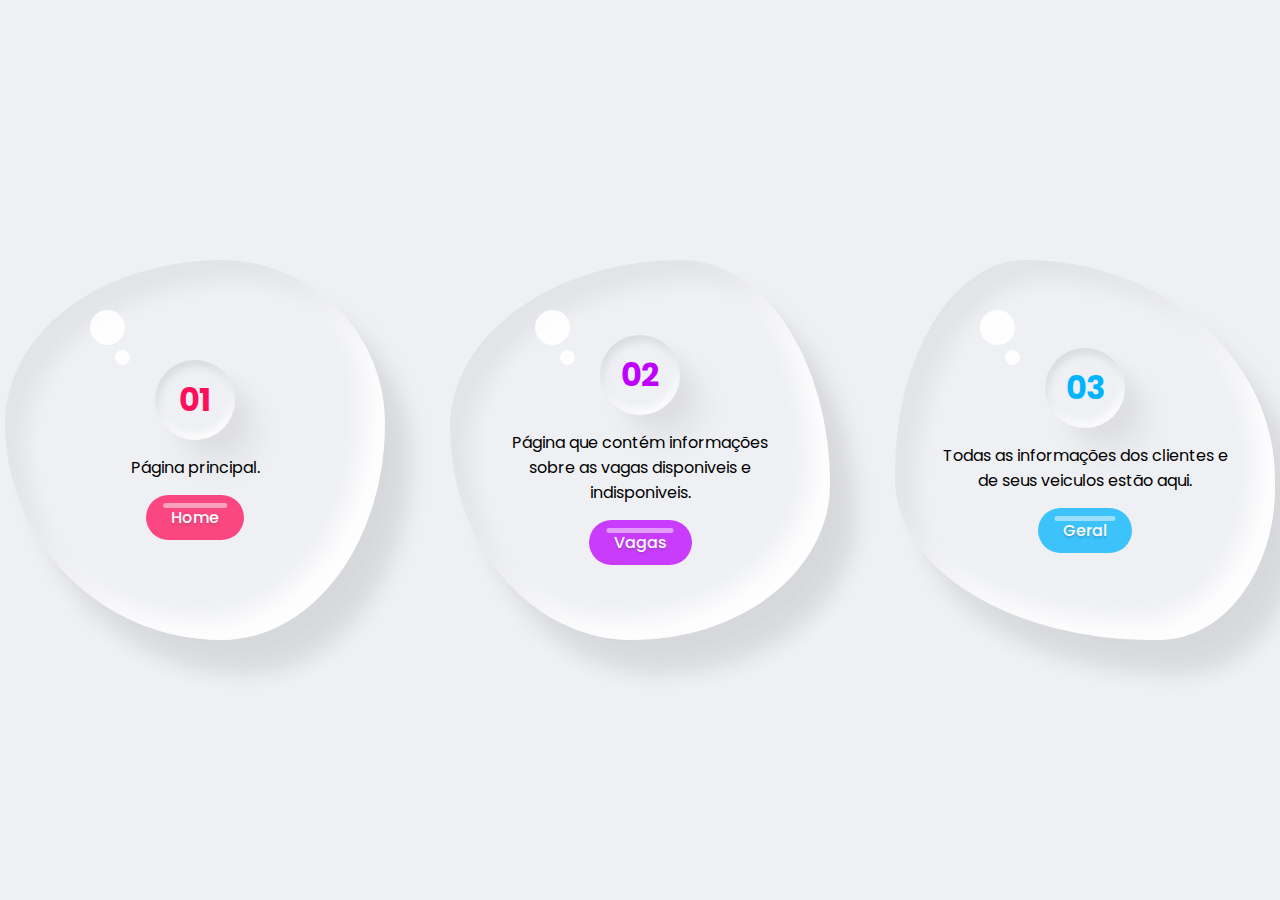
<file: front/sobre/index.html>
<!DOCTYPE html>
<html lang="en">
<head>
    <meta charset="UTF-8">
    <meta http-equiv="X-UA-Compatible" content="IE=edge">
    <meta name="viewport" content="width=device-width, initial-scale=1.0">
    <title>Sobre</title>
</head>
<body>
    <!DOCTYPE html>
<html lang="en">
<head>
    <meta charset="UTF-8">
    <meta http-equiv="X-UA-Compatible" content="IE=edge">
    <meta name="viewport" content="width=device-width, initial-scale=1.0">
    <link rel="preconnect" href="https://fonts.gstatic.com" crossorigin>
<link rel="stylesheet" href="style.css">
    <link rel="shortcut icon" href="../../assets/estacio.png">
    <title>StopHelps</title>
</head>

        <div class="container">
            <div class="drop" style="--clr:#ff0f5b;">
            <div class="content">
<h2>01</h2>
<p>Página principal.</p>
<a href="../index.html">Home</a>
            </div>
        </div>
            <div class="drop" style="--clr:#be01fe;">
            <div class="content">
                <h2>02</h2>
                <p>Página que contém informações sobre as vagas disponiveis e indisponiveis.</p>
                <a href="../Vagas/index.html">Vagas</a>
            </div>
        </div>
            <div class="drop" style="--clr:#01b4ff;">
            <div class="content">
                <h2>03</h2>
                <p>Todas as informações dos clientes e de seus veiculos estão aqui.</p>
                <a href="../Geral/index.html">Geral</a>
            </div>
        </div>
        </div>

</body>
</html>
</file>
<file: front/sobre/style.css>
@import url('https://fonts.googleapis.com/css?family=Poppins:200,300,400,500,600,700,800,900&display=swap');

*{
    margin: 0;
    padding: 0;
    box-sizing: border-box;
    font-family: 'Poppins', sans-serif;
}



body{
    display: flex;
    justify-content: center;
    align-items: center;
    min-height: 100vh;
    background-color: #eff0f4;
}

.container{
    position: relative;
    display: flex;
    justify-content:center;
    align-items: center;
    flex-wrap: wrap;
    padding: 55px 0;
    gap: 45px 65px;
}

.container .drop{
    position: relative;
    width: 380px;
    height: 380px;
    box-shadow: inset 20px 20px 20px rgba(0, 0, 0,0.05),
    25px 35px 20px rgba(0, 0, 0,0.05),
    25px 30px 30px rgba(0, 0, 0,0.05),
    inset -20px -20px 25px rgba(255,255, 255,0.9);
    transition: 0.5s ease-in-out;
    display: flex;
    justify-content: center;
    align-items: center;
}

.container .drop:nth-child(1){
    border-radius:  57% 43% 43% 57% / 43% 43% 57% 57%;
}

.container .drop:nth-child(2){
    border-radius:  61% 39% 52% 48% / 44% 59% 41% 56%;
}

.container .drop:nth-child(3){
    border-radius:  35% 67% 31% 69% / 57% 59% 41% 43%;
}

.container .drop:hover{
    border-radius:50%;
}

.container .drop::before{
    content: '';
    position: absolute;
    top: 50px;
    left: 85px;
    width: 35px;
    height: 35px;
    background: #fff;
    border-radius: 50%;
    opacity: 0.9;
}

.container .drop::after{
    content: '';
    position: absolute;
    top: 90px;
    left: 110px;
    width: 15px;
    height: 15px;
    background: #fff;
    border-radius: 50%;
    opacity: 0.9;
}


.container .drop .content{
    position: relative;
    display: flex;
    justify-content: center;
    align-items: center;
    flex-direction: column;
    text-align: center;
    padding: 40px;
    gap:15px;
}

.container .drop .content h2{
    position:relative;
    width: 80px;
    height: 80px;
    background: #eff0f4;
    border-radius: 50%;
    box-shadow: inset 2px 5px 10px rgba(0, 0, 0,0.1),
    inset -2px -5px 10px rgba(255, 255, 255,1),
    25px 30px 30px rgba(0, 0, 0,0.05),
    15px 10px 15px rgba(0, 0, 0,0.025);
    display: flex;
    justify-content: center;
    align-items: center;
    font-size: 2em;
    color: var(--clr);
}

.container .drop .content a{
    position: relative;
    padding: 10px 25px;
    background: var(--clr);
    text-decoration: none;
    color: #fff;
    border-radius: 25px;
    font-weight: 500;
    text-shadow: 0 2px 2px rgba(0, 0, 0,0.25);
    opacity: 0.75;
    transition: 0.5s;
}

.container .drop .content a:hover{
    opacity: 1;
}

.container .drop .content a::before{
    content: '';
    position: absolute;
    top: 8px;
    left:50%;
    transform: translateX(-50%);
    width: 65%;
    height: 5px;
    border-radius: 5px;
    background: rgb(255, 255, 255,0.5);
}
</file>
